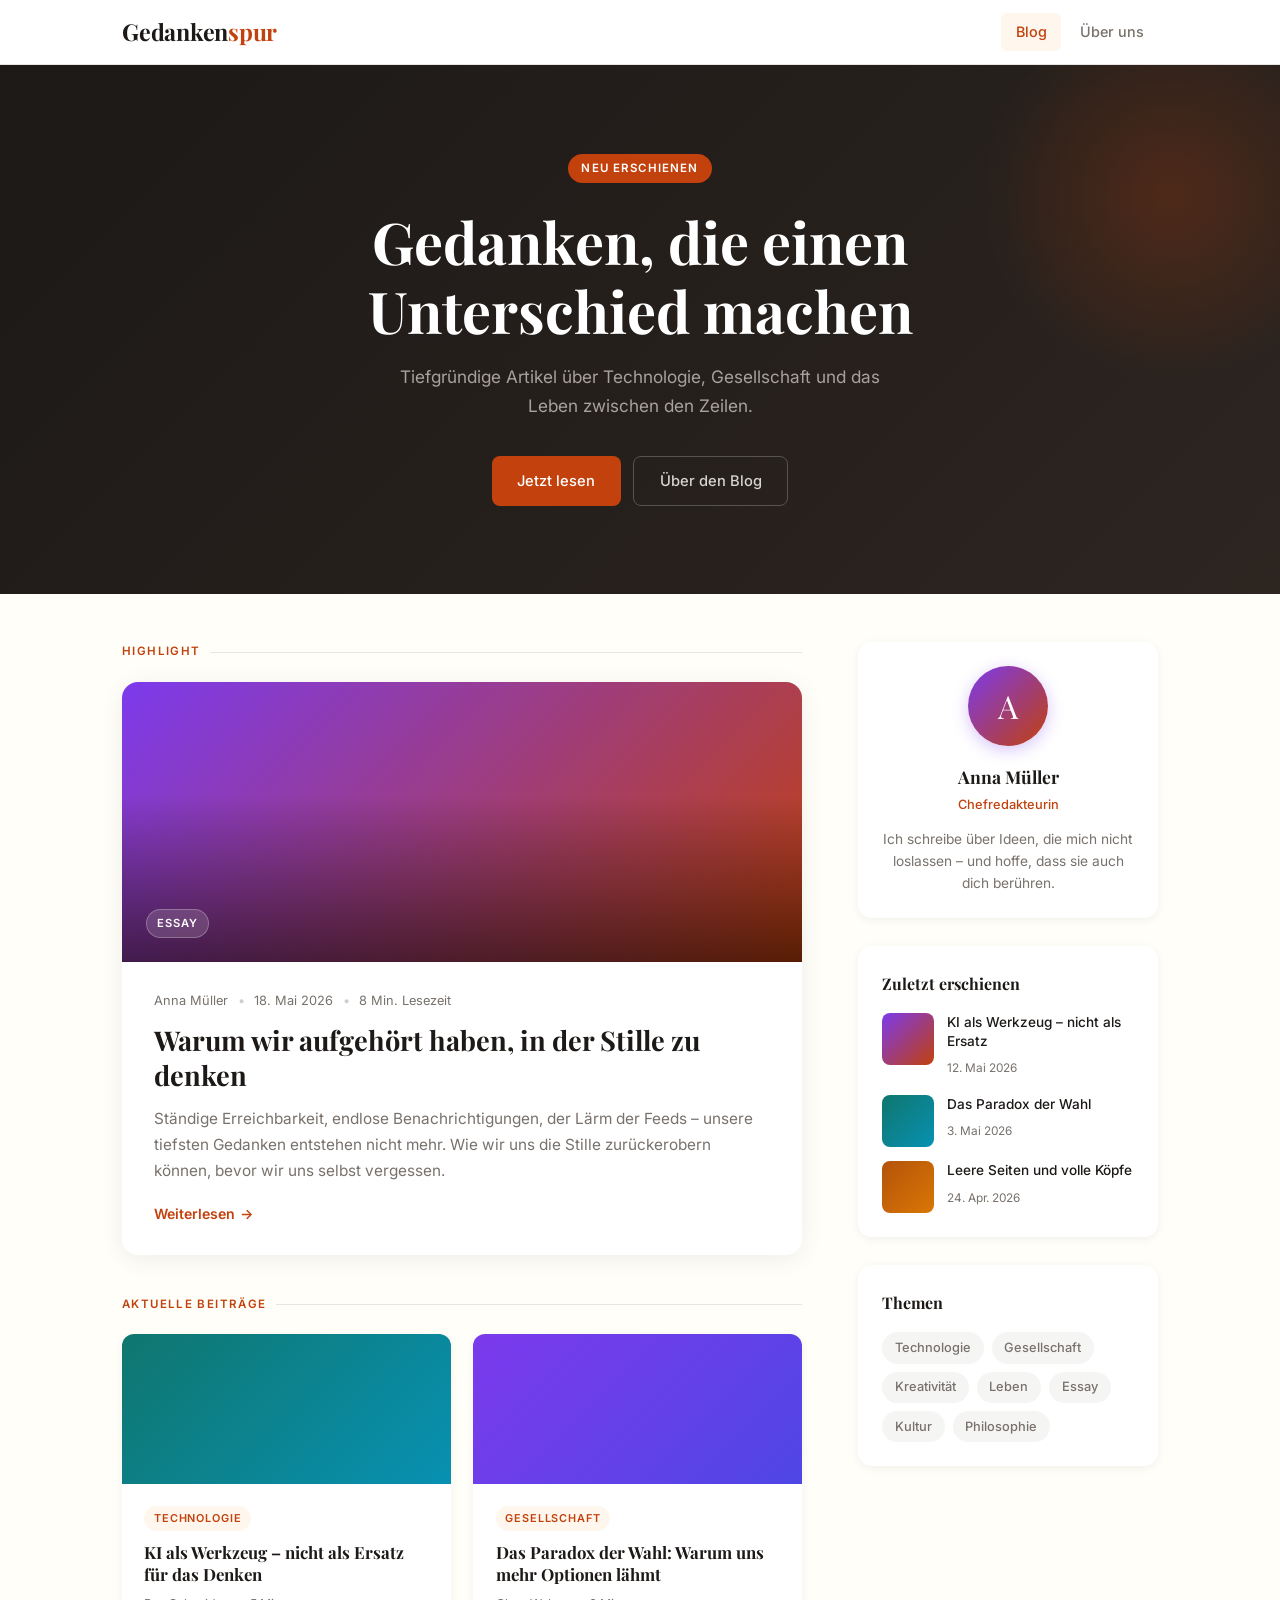
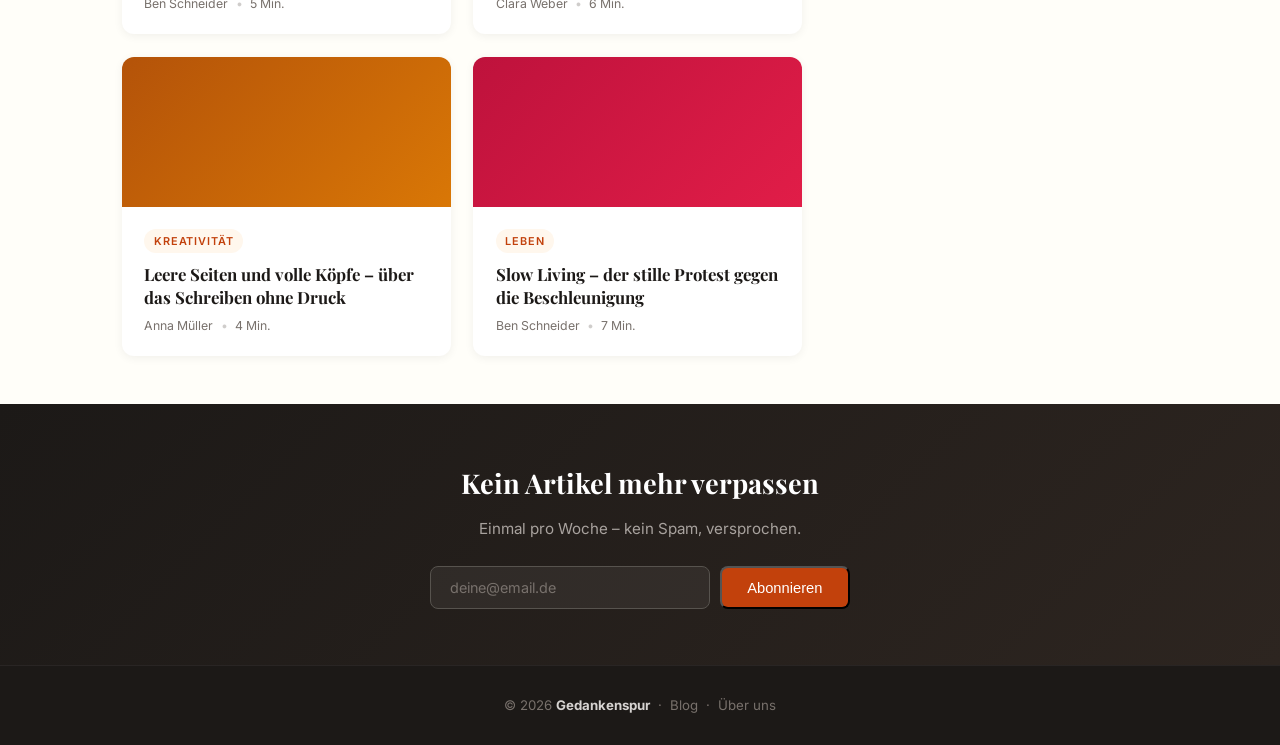
<file: index.html>
<!DOCTYPE html>
<html lang="de">
<head>
  <meta charset="UTF-8" />
  <meta name="viewport" content="width=device-width, initial-scale=1.0" />
  <title>Gedankenspur – Ein Blog über das, was zählt</title>
  <link rel="stylesheet" href="style.css" />
</head>
<body>

  <!-- HEADER -->
  <header>
    <div class="header-inner">
      <a href="index.html" class="logo">Gedanken<span>spur</span></a>
      <nav>
        <a href="index.html" class="active">Blog</a>
        <a href="ueber-uns.html">Über uns</a>
      </nav>
    </div>
  </header>

  <!-- HERO -->
  <section class="hero-banner">
    <span class="pill">Neu erschienen</span>
    <h1>Gedanken, die einen Unterschied machen</h1>
    <p>Tiefgründige Artikel über Technologie, Gesellschaft und das Leben zwischen den Zeilen.</p>
    <div class="btn-row">
      <a href="#artikel" class="btn">Jetzt lesen</a>
      <a href="ueber-uns.html" class="btn btn-ghost">Über den Blog</a>
    </div>
  </section>

  <!-- MAIN CONTENT + SIDEBAR -->
  <div class="page" id="artikel">

    <!-- ── ARTIKEL-LISTE ── -->
    <main>

      <!-- Featured Post -->
      <p class="section-label">Highlight</p>

      <a href="#" class="featured-post">
        <div class="featured-cover">
          <span class="cover-tag">Essay</span>
        </div>
        <div class="featured-body">
          <div class="featured-meta">
            <span>Anna Müller</span>
            <span class="dot">•</span>
            <span>18. Mai 2026</span>
            <span class="dot">•</span>
            <span>8 Min. Lesezeit</span>
          </div>
          <h2>Warum wir aufgehört haben, in der Stille zu denken</h2>
          <p>
            Ständige Erreichbarkeit, endlose Benachrichtigungen, der Lärm der Feeds –
            unsere tiefsten Gedanken entstehen nicht mehr. Wie wir uns die Stille
            zurückerobern können, bevor wir uns selbst vergessen.
          </p>
          <span class="read-more">Weiterlesen</span>
        </div>
      </a>

      <!-- Post Grid -->
      <p class="section-label">Aktuelle Beiträge</p>

      <div class="post-grid">

        <a href="#" class="post-card">
          <div class="post-cover c1"></div>
          <div class="post-body">
            <span class="tag">Technologie</span>
            <h3>KI als Werkzeug – nicht als Ersatz für das Denken</h3>
            <div class="post-meta">
              <span>Ben Schneider</span>
              <span class="dot">•</span>
              <span>5 Min.</span>
            </div>
          </div>
        </a>

        <a href="#" class="post-card">
          <div class="post-cover c2"></div>
          <div class="post-body">
            <span class="tag">Gesellschaft</span>
            <h3>Das Paradox der Wahl: Warum uns mehr Optionen lähmt</h3>
            <div class="post-meta">
              <span>Clara Weber</span>
              <span class="dot">•</span>
              <span>6 Min.</span>
            </div>
          </div>
        </a>

        <a href="#" class="post-card">
          <div class="post-cover c3"></div>
          <div class="post-body">
            <span class="tag">Kreativität</span>
            <h3>Leere Seiten und volle Köpfe – über das Schreiben ohne Druck</h3>
            <div class="post-meta">
              <span>Anna Müller</span>
              <span class="dot">•</span>
              <span>4 Min.</span>
            </div>
          </div>
        </a>

        <a href="#" class="post-card">
          <div class="post-cover c4"></div>
          <div class="post-body">
            <span class="tag">Leben</span>
            <h3>Slow Living – der stille Protest gegen die Beschleunigung</h3>
            <div class="post-meta">
              <span>Ben Schneider</span>
              <span class="dot">•</span>
              <span>7 Min.</span>
            </div>
          </div>
        </a>

      </div>
    </main>

    <!-- ── SIDEBAR ── -->
    <aside class="sidebar">

      <!-- Author -->
      <div class="sidebar-card author-widget">
        <div class="author-avatar">A</div>
        <h3>Anna Müller</h3>
        <p class="role">Chefredakteurin</p>
        <p>Ich schreibe über Ideen, die mich nicht loslassen – und hoffe, dass sie auch dich berühren.</p>
      </div>

      <!-- Recent Posts -->
      <div class="sidebar-card">
        <h4>Zuletzt erschienen</h4>
        <div class="recent-list">
          <a href="#" class="recent-item">
            <div class="recent-thumb t1"></div>
            <div class="recent-info">
              <p>KI als Werkzeug – nicht als Ersatz</p>
              <span>12. Mai 2026</span>
            </div>
          </a>
          <a href="#" class="recent-item">
            <div class="recent-thumb t2"></div>
            <div class="recent-info">
              <p>Das Paradox der Wahl</p>
              <span>3. Mai 2026</span>
            </div>
          </a>
          <a href="#" class="recent-item">
            <div class="recent-thumb t3"></div>
            <div class="recent-info">
              <p>Leere Seiten und volle Köpfe</p>
              <span>24. Apr. 2026</span>
            </div>
          </a>
        </div>
      </div>

      <!-- Topics -->
      <div class="sidebar-card">
        <h4>Themen</h4>
        <div class="topics">
          <a href="#" class="topic-pill">Technologie</a>
          <a href="#" class="topic-pill">Gesellschaft</a>
          <a href="#" class="topic-pill">Kreativität</a>
          <a href="#" class="topic-pill">Leben</a>
          <a href="#" class="topic-pill">Essay</a>
          <a href="#" class="topic-pill">Kultur</a>
          <a href="#" class="topic-pill">Philosophie</a>
        </div>
      </div>

    </aside>
  </div>

  <!-- NEWSLETTER -->
  <section class="newsletter-strip">
    <h3>Kein Artikel mehr verpassen</h3>
    <p>Einmal pro Woche – kein Spam, versprochen.</p>
    <form class="newsletter-form" onsubmit="return false;">
      <input type="email" placeholder="deine@email.de" />
      <button type="submit" class="btn">Abonnieren</button>
    </form>
  </section>

  <!-- FOOTER -->
  <footer>
    &copy; 2026 <strong>Gedankenspur</strong> &nbsp;·&nbsp;
    <a href="index.html">Blog</a> &nbsp;·&nbsp;
    <a href="ueber-uns.html">Über uns</a>
  </footer>

</body>
</html>
</file>
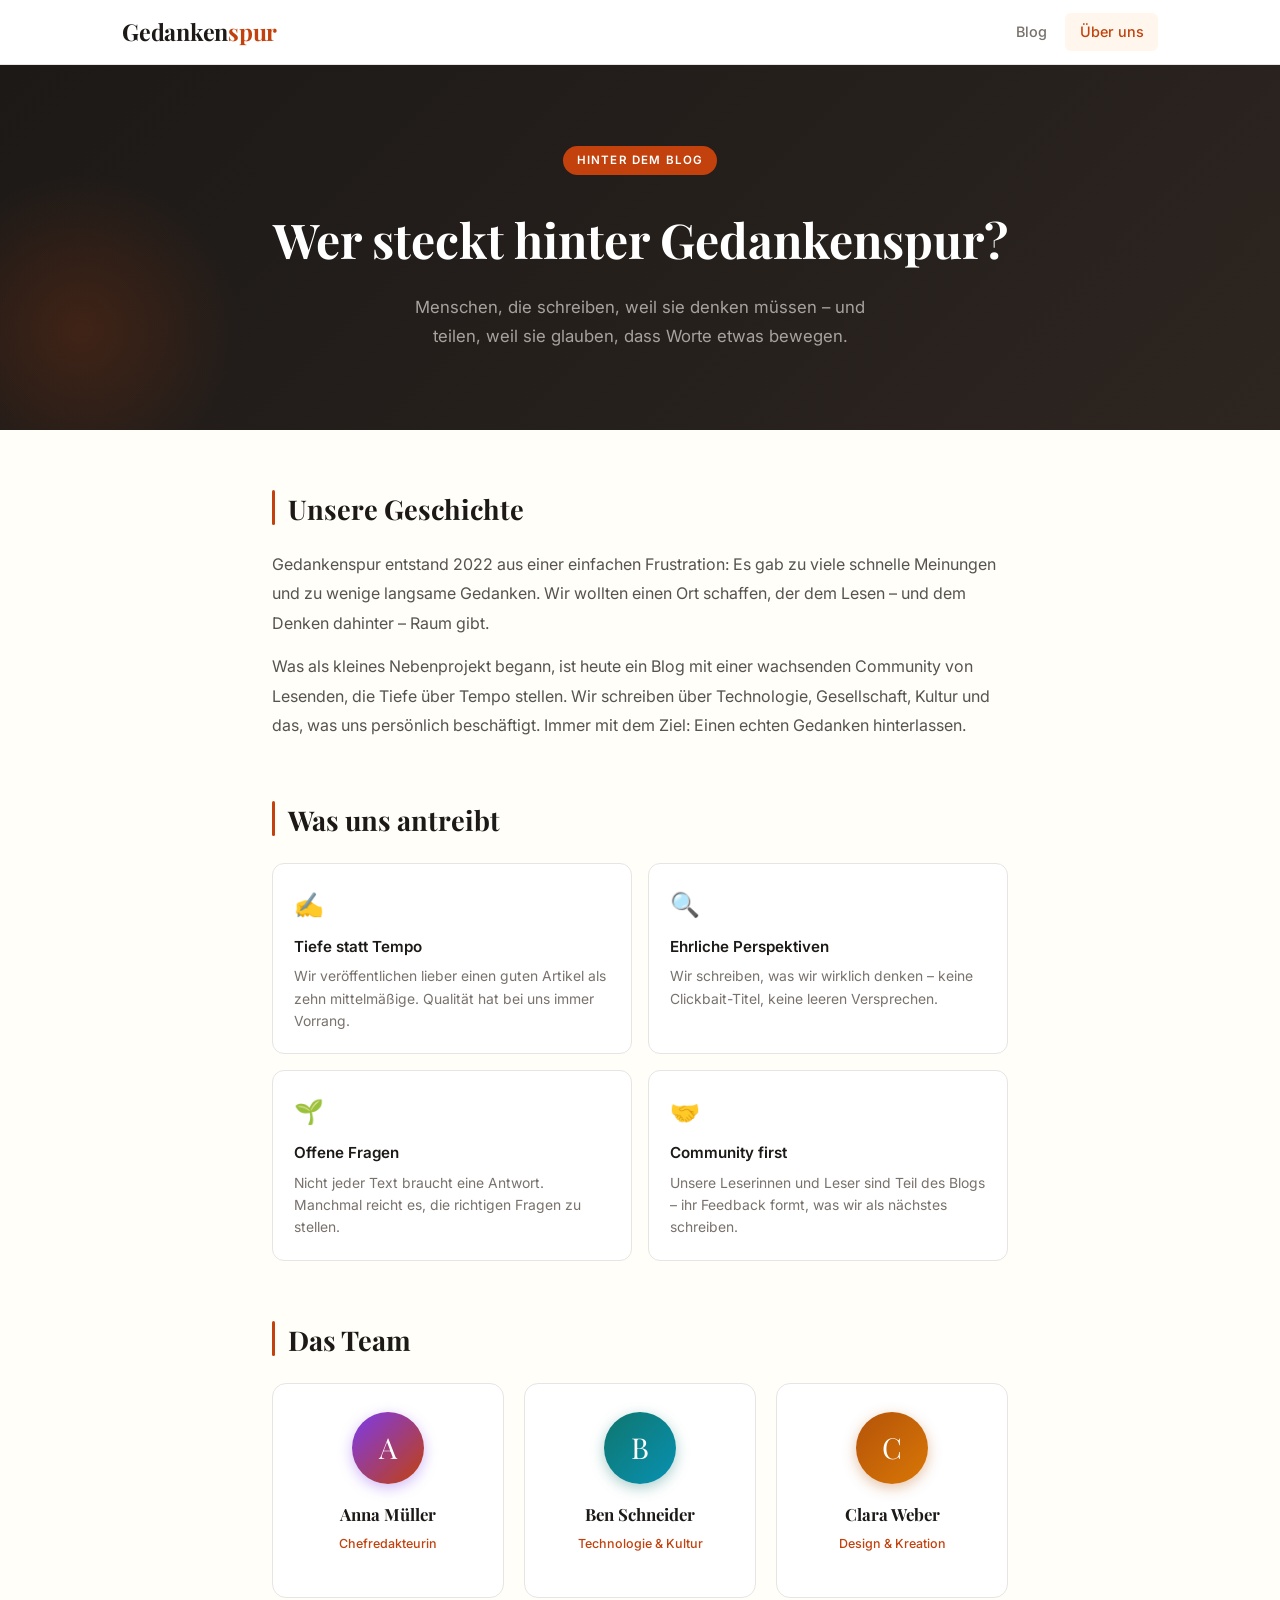
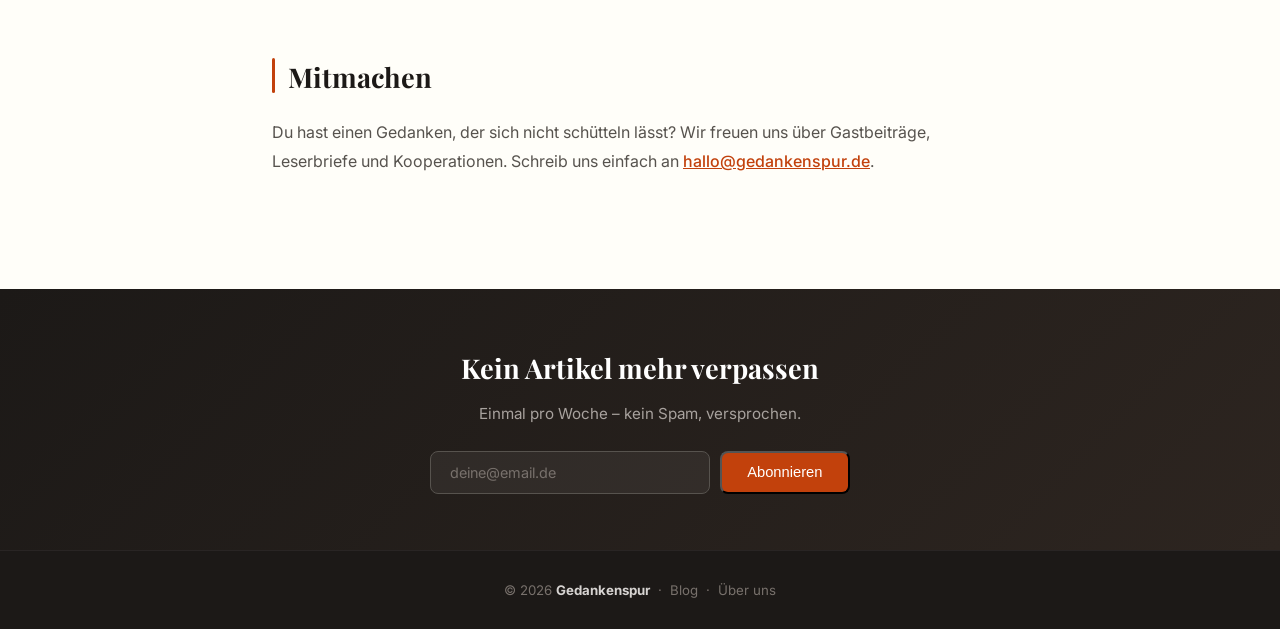
<file: ueber-uns.html>
<!DOCTYPE html>
<html lang="de">
<head>
  <meta charset="UTF-8" />
  <meta name="viewport" content="width=device-width, initial-scale=1.0" />
  <title>Über uns – Gedankenspur</title>
  <link rel="stylesheet" href="style.css" />
</head>
<body>

  <!-- HEADER -->
  <header>
    <div class="header-inner">
      <a href="index.html" class="logo">Gedanken<span>spur</span></a>
      <nav>
        <a href="index.html">Blog</a>
        <a href="ueber-uns.html" class="active">Über uns</a>
      </nav>
    </div>
  </header>

  <!-- HERO -->
  <section class="about-hero">
    <span class="pill">Hinter dem Blog</span>
    <h1>Wer steckt hinter Gedankenspur?</h1>
    <p>Menschen, die schreiben, weil sie denken müssen – und teilen, weil sie glauben, dass Worte etwas bewegen.</p>
  </section>

  <!-- CONTENT -->
  <div class="about-content">

    <div class="about-block">
      <h2>Unsere Geschichte</h2>
      <p>
        Gedankenspur entstand 2022 aus einer einfachen Frustration: Es gab zu viele
        schnelle Meinungen und zu wenige langsame Gedanken. Wir wollten einen Ort
        schaffen, der dem Lesen – und dem Denken dahinter – Raum gibt.
      </p>
      <p>
        Was als kleines Nebenprojekt begann, ist heute ein Blog mit einer wachsenden
        Community von Lesenden, die Tiefe über Tempo stellen. Wir schreiben über
        Technologie, Gesellschaft, Kultur und das, was uns persönlich beschäftigt.
        Immer mit dem Ziel: Einen echten Gedanken hinterlassen.
      </p>
    </div>

    <div class="about-block">
      <h2>Was uns antreibt</h2>
      <div class="values-grid">
        <div class="value-card">
          <div class="value-icon">✍️</div>
          <h4>Tiefe statt Tempo</h4>
          <p>Wir veröffentlichen lieber einen guten Artikel als zehn mittelmäßige. Qualität hat bei uns immer Vorrang.</p>
        </div>
        <div class="value-card">
          <div class="value-icon">🔍</div>
          <h4>Ehrliche Perspektiven</h4>
          <p>Wir schreiben, was wir wirklich denken – keine Clickbait-Titel, keine leeren Versprechen.</p>
        </div>
        <div class="value-card">
          <div class="value-icon">🌱</div>
          <h4>Offene Fragen</h4>
          <p>Nicht jeder Text braucht eine Antwort. Manchmal reicht es, die richtigen Fragen zu stellen.</p>
        </div>
        <div class="value-card">
          <div class="value-icon">🤝</div>
          <h4>Community first</h4>
          <p>Unsere Leserinnen und Leser sind Teil des Blogs – ihr Feedback formt, was wir als nächstes schreiben.</p>
        </div>
      </div>
    </div>

    <div class="about-block">
      <h2>Das Team</h2>
      <div class="team-grid">

        <div class="member-card">
          <div class="member-avatar m1">A</div>
          <h4>Anna Müller</h4>
          <p class="role">Chefredakteurin</p>
        </div>

        <div class="member-card">
          <div class="member-avatar m2">B</div>
          <h4>Ben Schneider</h4>
          <p class="role">Technologie & Kultur</p>
        </div>

        <div class="member-card">
          <div class="member-avatar m3">C</div>
          <h4>Clara Weber</h4>
          <p class="role">Design & Kreation</p>
        </div>

      </div>
    </div>

    <div class="about-block">
      <h2>Mitmachen</h2>
      <p>
        Du hast einen Gedanken, der sich nicht schütteln lässt? Wir freuen uns über
        Gastbeiträge, Leserbriefe und Kooperationen. Schreib uns einfach an
        <a href="mailto:hallo@gedankenspur.de" style="color: var(--accent); font-weight: 500;">hallo@gedankenspur.de</a>.
      </p>
    </div>

  </div>

  <!-- NEWSLETTER -->
  <section class="newsletter-strip">
    <h3>Kein Artikel mehr verpassen</h3>
    <p>Einmal pro Woche – kein Spam, versprochen.</p>
    <form class="newsletter-form" onsubmit="return false;">
      <input type="email" placeholder="deine@email.de" />
      <button type="submit" class="btn">Abonnieren</button>
    </form>
  </section>

  <!-- FOOTER -->
  <footer>
    &copy; 2026 <strong>Gedankenspur</strong> &nbsp;·&nbsp;
    <a href="index.html">Blog</a> &nbsp;·&nbsp;
    <a href="ueber-uns.html">Über uns</a>
  </footer>

</body>
</html>
</file>
<file: style.css>
@import url('https://fonts.googleapis.com/css2?family=Playfair+Display:wght@400;600;700&family=Inter:wght@300;400;500;600&display=swap');

:root {
  --font-serif: 'Playfair Display', Georgia, serif;
  --font-sans:  'Inter', -apple-system, BlinkMacSystemFont, sans-serif;
  --bg:          #fffef9;
  --text:        #1c1917;
  --muted:       #78716c;
  --accent:      #c2410c;
  --accent-h:    #9a3412;
  --border:      #e7e5e4;
  --surface:     #ffffff;
  --tag-bg:      #fff7ed;
  --tag-text:    #c2410c;
}

*, *::before, *::after { box-sizing: border-box; margin: 0; padding: 0; }
html { scroll-behavior: smooth; }

body {
  font-family: var(--font-sans);
  background: var(--bg);
  color: var(--text);
  line-height: 1.7;
  font-size: 1rem;
}

/* ─── HEADER ─────────────────────────────────── */
header {
  background: var(--surface);
  border-bottom: 1px solid var(--border);
  position: sticky;
  top: 0;
  z-index: 100;
  backdrop-filter: blur(8px);
}

.header-inner {
  max-width: 1100px;
  margin: 0 auto;
  padding: 0 2rem;
  height: 64px;
  display: flex;
  align-items: center;
  justify-content: space-between;
}

.logo {
  font-family: var(--font-serif);
  font-size: 1.45rem;
  font-weight: 700;
  color: var(--text);
  text-decoration: none;
  letter-spacing: -0.01em;
}

.logo span { color: var(--accent); }

nav { display: flex; align-items: center; gap: 0.25rem; }

nav a {
  color: var(--muted);
  text-decoration: none;
  font-size: 0.9rem;
  font-weight: 500;
  padding: 0.4rem 0.9rem;
  border-radius: 6px;
  transition: color 0.2s, background 0.2s;
}

nav a:hover           { color: var(--text); background: #f5f5f4; }
nav a.active          { color: var(--accent); background: var(--tag-bg); }

/* ─── HERO BANNER ─────────────────────────────── */
.hero-banner {
  background: linear-gradient(135deg, #1c1917 0%, #2d2520 100%);
  color: #fff;
  padding: 5.5rem 2rem;
  text-align: center;
  position: relative;
  overflow: hidden;
}

.hero-banner::before {
  content: '';
  position: absolute;
  top: -60px; right: -80px;
  width: 380px; height: 380px;
  border-radius: 50%;
  background: radial-gradient(circle, rgba(194,65,12,.25) 0%, transparent 70%);
}

.pill {
  display: inline-block;
  background: var(--accent);
  color: #fff;
  font-size: 0.72rem;
  font-weight: 600;
  letter-spacing: 0.1em;
  text-transform: uppercase;
  padding: 0.3rem 0.85rem;
  border-radius: 100px;
  margin-bottom: 1.5rem;
}

.hero-banner h1 {
  font-family: var(--font-serif);
  font-size: clamp(2.2rem, 5vw, 3.6rem);
  font-weight: 700;
  line-height: 1.2;
  margin-bottom: 1rem;
  max-width: 680px;
  margin-left: auto;
  margin-right: auto;
}

.hero-banner p {
  color: #a8a29e;
  font-size: 1.08rem;
  max-width: 500px;
  margin: 0 auto 2.25rem;
}

.btn-row { display: flex; gap: 0.75rem; justify-content: center; flex-wrap: wrap; }

.btn {
  display: inline-flex;
  align-items: center;
  gap: 0.4rem;
  background: var(--accent);
  color: #fff;
  padding: 0.72rem 1.6rem;
  border-radius: 8px;
  text-decoration: none;
  font-size: 0.92rem;
  font-weight: 500;
  transition: background 0.2s, transform 0.15s;
}

.btn:hover { background: var(--accent-h); transform: translateY(-1px); }

.btn-ghost {
  background: transparent;
  border: 1.5px solid #57534e;
  color: #d6d3d1;
}

.btn-ghost:hover { background: rgba(255,255,255,0.06); border-color: #a8a29e; }

/* ─── PAGE LAYOUT ─────────────────────────────── */
.page {
  max-width: 1100px;
  margin: 0 auto;
  padding: 3rem 2rem;
  display: grid;
  grid-template-columns: 1fr 300px;
  gap: 3.5rem;
  align-items: start;
}

/* ─── SECTION LABEL ───────────────────────────── */
.section-label {
  font-size: 0.72rem;
  font-weight: 600;
  letter-spacing: 0.12em;
  text-transform: uppercase;
  color: var(--accent);
  margin-bottom: 1.25rem;
  display: flex;
  align-items: center;
  gap: 0.6rem;
}

.section-label::after {
  content: '';
  flex: 1;
  height: 1px;
  background: var(--border);
}

/* ─── FEATURED POST ───────────────────────────── */
.featured-post {
  border-radius: 16px;
  overflow: hidden;
  background: var(--surface);
  box-shadow: 0 4px 24px rgba(0,0,0,0.07);
  margin-bottom: 2.5rem;
  text-decoration: none;
  color: inherit;
  display: block;
  transition: transform 0.25s, box-shadow 0.25s;
}

.featured-post:hover {
  transform: translateY(-4px);
  box-shadow: 0 12px 36px rgba(0,0,0,0.12);
}

.featured-cover {
  height: 280px;
  background: linear-gradient(135deg, #7c3aed 0%, #c2410c 100%);
  display: flex;
  align-items: flex-end;
  padding: 1.5rem;
  position: relative;
  overflow: hidden;
}

.featured-cover::before {
  content: '';
  position: absolute;
  inset: 0;
  background: linear-gradient(to top, rgba(0,0,0,.55) 0%, transparent 60%);
}

.cover-tag {
  position: relative;
  z-index: 1;
  background: rgba(255,255,255,0.15);
  backdrop-filter: blur(8px);
  color: #fff;
  font-size: 0.7rem;
  font-weight: 600;
  letter-spacing: 0.08em;
  text-transform: uppercase;
  padding: 0.25rem 0.65rem;
  border-radius: 100px;
  border: 1px solid rgba(255,255,255,0.25);
}

.featured-body { padding: 1.75rem 2rem; }

.featured-meta {
  display: flex;
  align-items: center;
  gap: 0.6rem;
  font-size: 0.8rem;
  color: var(--muted);
  margin-bottom: 0.7rem;
}

.featured-body h2 {
  font-family: var(--font-serif);
  font-size: 1.7rem;
  line-height: 1.3;
  margin-bottom: 0.75rem;
  color: var(--text);
}

.featured-body p { color: var(--muted); font-size: 0.96rem; }

.read-more {
  display: inline-flex;
  align-items: center;
  gap: 0.3rem;
  margin-top: 1.1rem;
  font-size: 0.88rem;
  font-weight: 600;
  color: var(--accent);
  text-decoration: none;
}

.read-more::after { content: '→'; transition: transform 0.2s; }
.featured-post:hover .read-more::after { transform: translateX(4px); }

/* ─── POST GRID ───────────────────────────────── */
.post-grid {
  display: grid;
  grid-template-columns: 1fr 1fr;
  gap: 1.4rem;
}

.post-card {
  background: var(--surface);
  border-radius: 12px;
  overflow: hidden;
  box-shadow: 0 2px 10px rgba(0,0,0,0.06);
  text-decoration: none;
  color: inherit;
  display: block;
  transition: transform 0.22s, box-shadow 0.22s;
}

.post-card:hover {
  transform: translateY(-4px);
  box-shadow: 0 8px 28px rgba(0,0,0,0.11);
}

.post-cover { height: 150px; }
.post-cover.c1 { background: linear-gradient(135deg, #0f766e 0%, #0891b2 100%); }
.post-cover.c2 { background: linear-gradient(135deg, #7c3aed 0%, #4f46e5 100%); }
.post-cover.c3 { background: linear-gradient(135deg, #b45309 0%, #d97706 100%); }
.post-cover.c4 { background: linear-gradient(135deg, #be123c 0%, #e11d48 100%); }

.post-body { padding: 1.2rem 1.4rem; }

.tag {
  display: inline-block;
  background: var(--tag-bg);
  color: var(--tag-text);
  font-size: 0.68rem;
  font-weight: 600;
  letter-spacing: 0.08em;
  text-transform: uppercase;
  padding: 0.2rem 0.6rem;
  border-radius: 100px;
  margin-bottom: 0.6rem;
}

.post-body h3 {
  font-family: var(--font-serif);
  font-size: 1.05rem;
  line-height: 1.35;
  margin-bottom: 0.5rem;
  color: var(--text);
}

.post-meta {
  font-size: 0.77rem;
  color: var(--muted);
  display: flex;
  align-items: center;
  gap: 0.45rem;
}

.dot { opacity: 0.35; }

/* ─── SIDEBAR ─────────────────────────────────── */
.sidebar { display: flex; flex-direction: column; gap: 1.75rem; }

.sidebar-card {
  background: var(--surface);
  border-radius: 14px;
  padding: 1.5rem;
  box-shadow: 0 2px 10px rgba(0,0,0,0.06);
}

.sidebar-card h4 {
  font-family: var(--font-serif);
  font-size: 1rem;
  margin-bottom: 1rem;
  color: var(--text);
}

/* Author widget */
.author-widget { text-align: center; }

.author-avatar {
  width: 80px; height: 80px;
  border-radius: 50%;
  background: linear-gradient(135deg, #7c3aed, #c2410c);
  color: #fff;
  font-family: var(--font-serif);
  font-size: 2rem;
  display: flex;
  align-items: center;
  justify-content: center;
  margin: 0 auto 1rem;
  box-shadow: 0 4px 16px rgba(124,58,237,0.3);
}

.author-widget h3 {
  font-family: var(--font-serif);
  font-size: 1.1rem;
  margin-bottom: 0.2rem;
}

.author-widget .role {
  font-size: 0.8rem;
  color: var(--accent);
  font-weight: 500;
  margin-bottom: 0.75rem;
}

.author-widget p {
  font-size: 0.86rem;
  color: var(--muted);
  line-height: 1.6;
}

/* Recent posts */
.recent-list { display: flex; flex-direction: column; gap: 0.9rem; }

.recent-item {
  display: flex;
  gap: 0.8rem;
  text-decoration: none;
  color: inherit;
  align-items: flex-start;
}

.recent-thumb {
  width: 52px; height: 52px;
  border-radius: 8px;
  flex-shrink: 0;
}

.t1 { background: linear-gradient(135deg, #7c3aed, #c2410c); }
.t2 { background: linear-gradient(135deg, #0f766e, #0891b2); }
.t3 { background: linear-gradient(135deg, #b45309, #d97706); }

.recent-info p {
  font-size: 0.85rem;
  font-weight: 500;
  line-height: 1.35;
  color: var(--text);
  margin-bottom: 0.2rem;
  transition: color 0.2s;
}

.recent-item:hover .recent-info p { color: var(--accent); }

.recent-info span { font-size: 0.74rem; color: var(--muted); }

/* Topic pills */
.topics { display: flex; flex-wrap: wrap; gap: 0.5rem; }

.topic-pill {
  background: #f5f5f4;
  color: var(--muted);
  font-size: 0.8rem;
  font-weight: 500;
  padding: 0.3rem 0.8rem;
  border-radius: 100px;
  text-decoration: none;
  transition: background 0.2s, color 0.2s;
}

.topic-pill:hover { background: var(--tag-bg); color: var(--accent); }

/* ─── ABOUT PAGE ──────────────────────────────── */
.about-hero {
  background: linear-gradient(135deg, #1c1917 0%, #2d2520 100%);
  color: #fff;
  padding: 5rem 2rem;
  text-align: center;
  position: relative;
  overflow: hidden;
}

.about-hero::after {
  content: '';
  position: absolute;
  bottom: -60px; left: -80px;
  width: 320px; height: 320px;
  border-radius: 50%;
  background: radial-gradient(circle, rgba(194,65,12,.2) 0%, transparent 70%);
}

.about-hero h1 {
  font-family: var(--font-serif);
  font-size: clamp(2rem, 4vw, 3rem);
  margin-bottom: 0.75rem;
}

.about-hero p { color: #a8a29e; font-size: 1.05rem; max-width: 480px; margin: 0 auto; }

.about-content {
  max-width: 800px;
  margin: 0 auto;
  padding: 3.5rem 2rem;
}

.about-block { margin-bottom: 3.5rem; }

.about-block h2 {
  font-family: var(--font-serif);
  font-size: 1.7rem;
  color: var(--text);
  margin-bottom: 1.1rem;
  position: relative;
  padding-left: 1rem;
}

.about-block h2::before {
  content: '';
  position: absolute;
  left: 0; top: 0.15em;
  width: 3px; height: 1.3em;
  background: var(--accent);
  border-radius: 2px;
}

.about-block p {
  color: #57534e;
  line-height: 1.85;
  margin-bottom: 0.85rem;
  font-size: 1rem;
}

.values-grid {
  display: grid;
  grid-template-columns: 1fr 1fr;
  gap: 1rem;
  margin-top: 1.25rem;
}

.value-card {
  background: var(--surface);
  border: 1px solid var(--border);
  border-radius: 12px;
  padding: 1.3rem;
  transition: border-color 0.2s, box-shadow 0.2s;
}

.value-card:hover {
  border-color: var(--accent);
  box-shadow: 0 4px 16px rgba(194,65,12,0.08);
}

.value-icon { font-size: 1.5rem; margin-bottom: 0.5rem; }
.value-card h4 { font-weight: 600; margin-bottom: 0.35rem; font-size: 0.95rem; }
.value-card p { font-size: 0.87rem; color: var(--muted); margin: 0; line-height: 1.6; }

.team-grid {
  display: grid;
  grid-template-columns: repeat(3, 1fr);
  gap: 1.25rem;
  margin-top: 1.25rem;
}

.member-card {
  background: var(--surface);
  border: 1px solid var(--border);
  border-radius: 14px;
  padding: 1.75rem 1rem;
  text-align: center;
  transition: transform 0.2s, box-shadow 0.2s;
}

.member-card:hover {
  transform: translateY(-4px);
  box-shadow: 0 8px 24px rgba(0,0,0,0.08);
}

.member-avatar {
  width: 72px; height: 72px;
  border-radius: 50%;
  color: #fff;
  font-family: var(--font-serif);
  font-size: 1.8rem;
  display: flex;
  align-items: center;
  justify-content: center;
  margin: 0 auto 1rem;
}

.m1 { background: linear-gradient(135deg, #7c3aed, #c2410c); box-shadow: 0 4px 14px rgba(124,58,237,0.35); }
.m2 { background: linear-gradient(135deg, #0f766e, #0891b2); box-shadow: 0 4px 14px rgba(15,118,110,0.35); }
.m3 { background: linear-gradient(135deg, #b45309, #d97706); box-shadow: 0 4px 14px rgba(180,83,9,0.35);  }

.member-card h4 {
  font-family: var(--font-serif);
  font-size: 1.05rem;
  margin-bottom: 0.25rem;
}

.member-card .role {
  font-size: 0.78rem;
  color: var(--accent);
  font-weight: 500;
}

/* ─── NEWSLETTER STRIP ────────────────────────── */
.newsletter-strip {
  background: linear-gradient(135deg, #1c1917 0%, #2d2520 100%);
  padding: 3.5rem 2rem;
  text-align: center;
  color: #fff;
}

.newsletter-strip h3 {
  font-family: var(--font-serif);
  font-size: 1.7rem;
  margin-bottom: 0.6rem;
}

.newsletter-strip p {
  color: #a8a29e;
  font-size: 0.95rem;
  margin-bottom: 1.5rem;
}

.newsletter-form {
  display: flex;
  justify-content: center;
  gap: 0.6rem;
  flex-wrap: wrap;
}

.newsletter-form input {
  padding: 0.7rem 1.2rem;
  border-radius: 8px;
  border: 1.5px solid #57534e;
  background: rgba(255,255,255,0.06);
  color: #e7e5e4;
  font-size: 0.9rem;
  font-family: var(--font-sans);
  width: 280px;
  outline: none;
  transition: border-color 0.2s;
}

.newsletter-form input::placeholder { color: #78716c; }
.newsletter-form input:focus { border-color: var(--accent); }

/* ─── FOOTER ──────────────────────────────────── */
footer {
  background: #1c1917;
  color: #78716c;
  text-align: center;
  padding: 1.75rem 2rem;
  font-size: 0.83rem;
  border-top: 1px solid #292524;
}

footer strong { color: #d6d3d1; }
footer a { color: #78716c; text-decoration: none; transition: color 0.2s; }
footer a:hover { color: var(--accent); }

/* ─── RESPONSIVE ──────────────────────────────── */
@media (max-width: 780px) {
  .page                 { grid-template-columns: 1fr; }
  .post-grid            { grid-template-columns: 1fr; }
  .values-grid          { grid-template-columns: 1fr; }
  .team-grid            { grid-template-columns: 1fr 1fr; }
}

@media (max-width: 480px) {
  .team-grid            { grid-template-columns: 1fr; }
  .header-inner         { padding: 0 1rem; }
}
</file>
